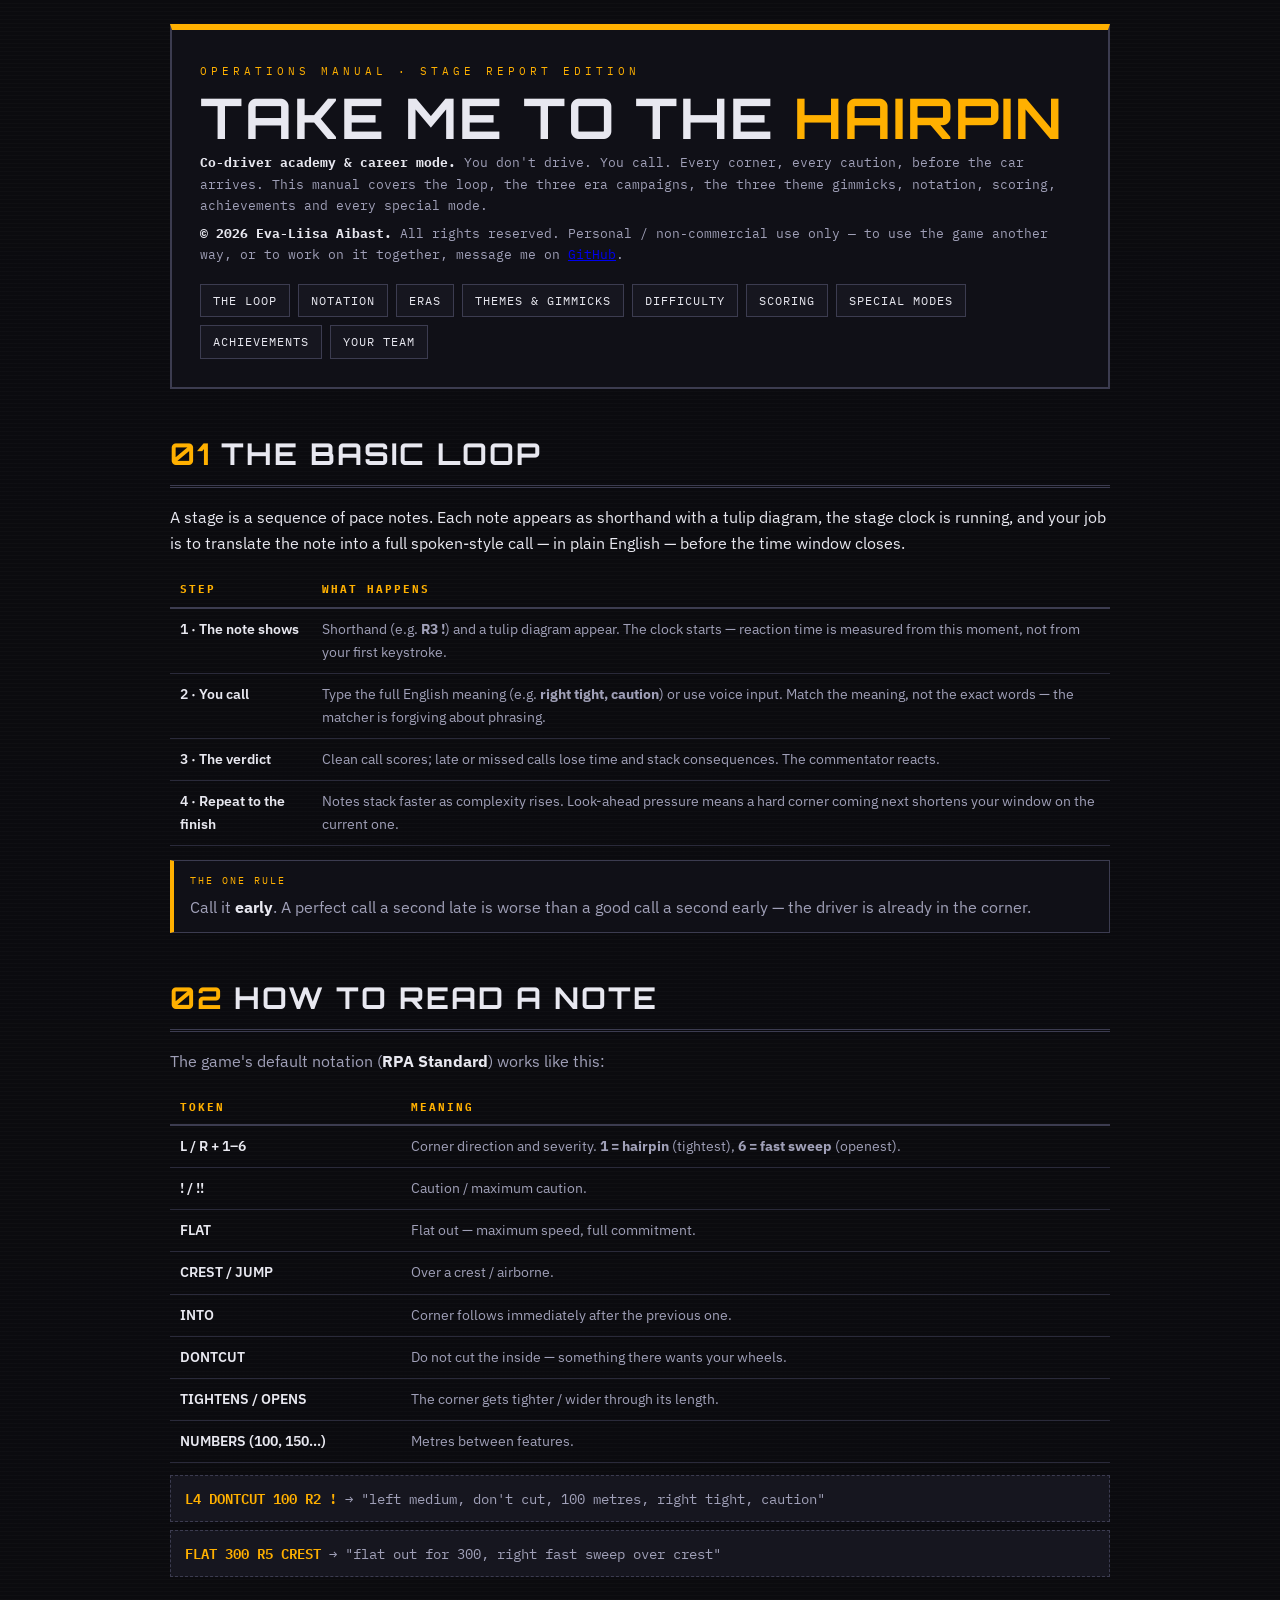
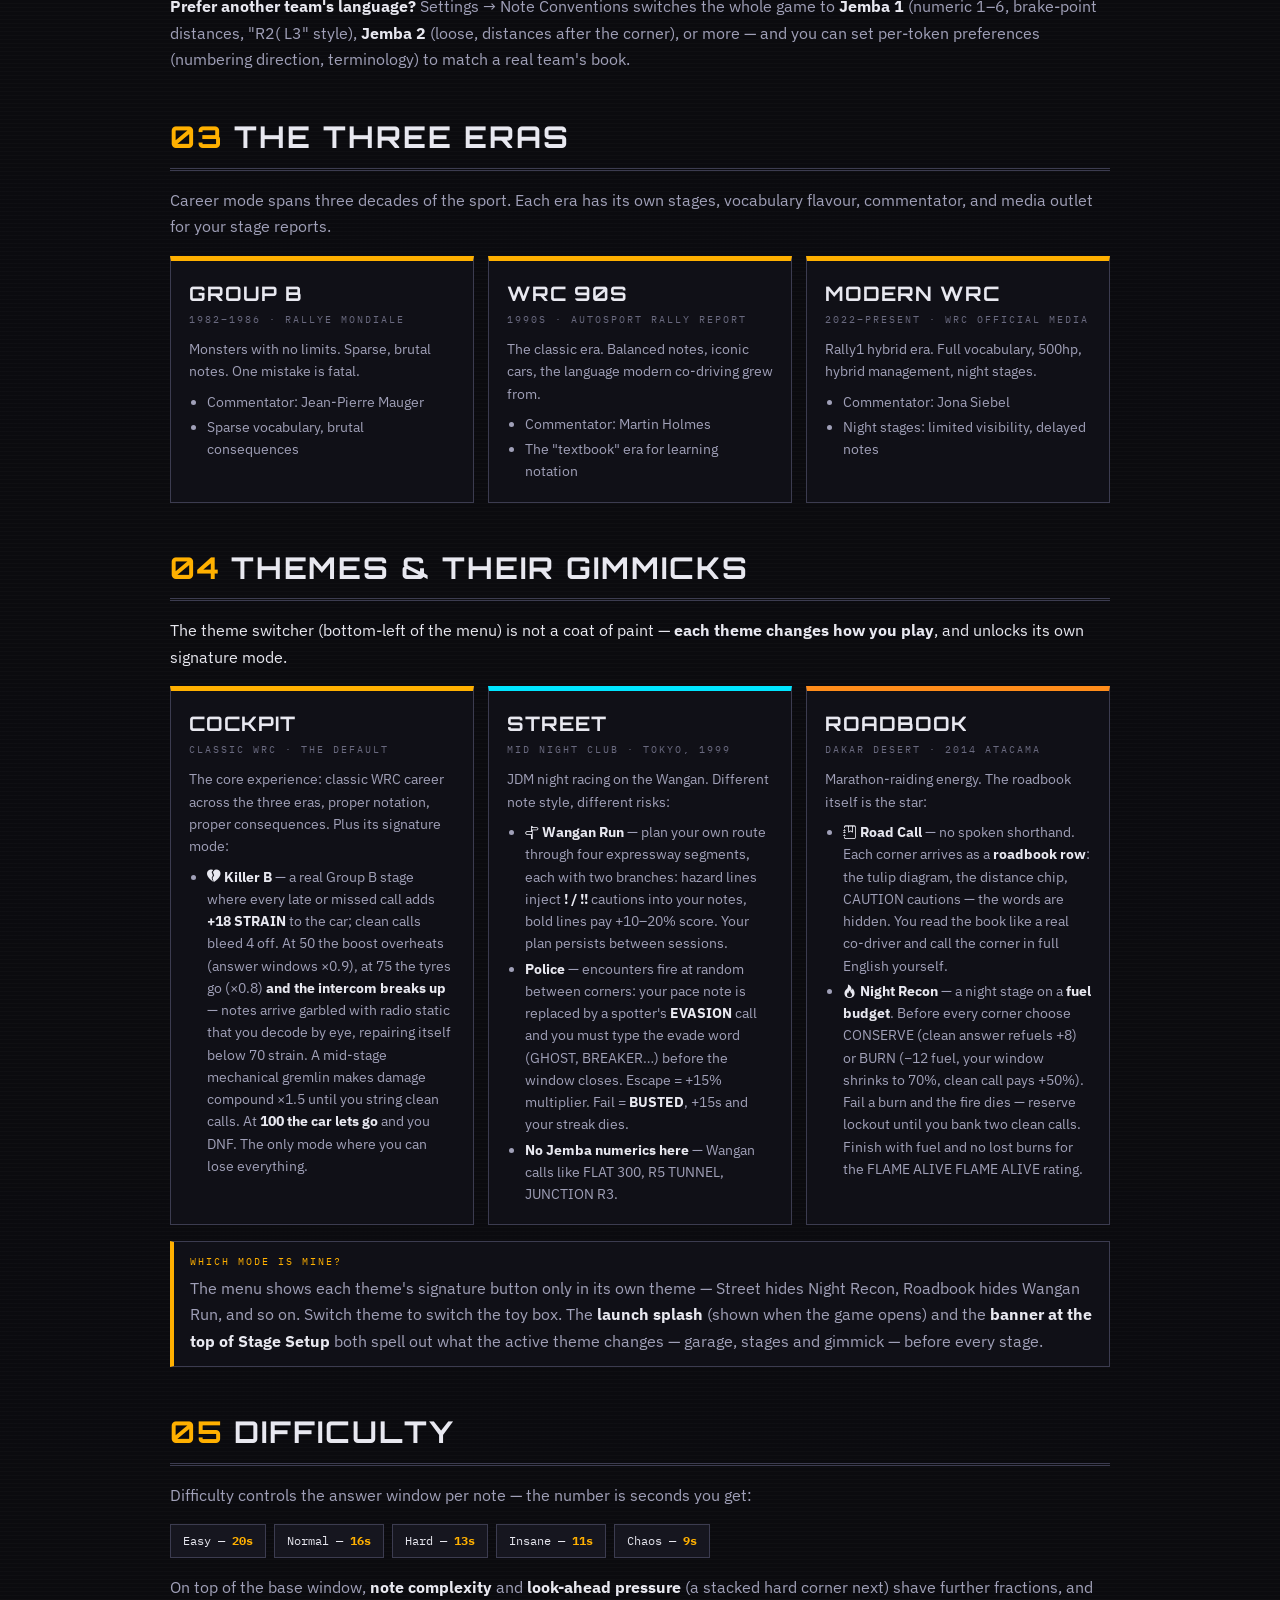
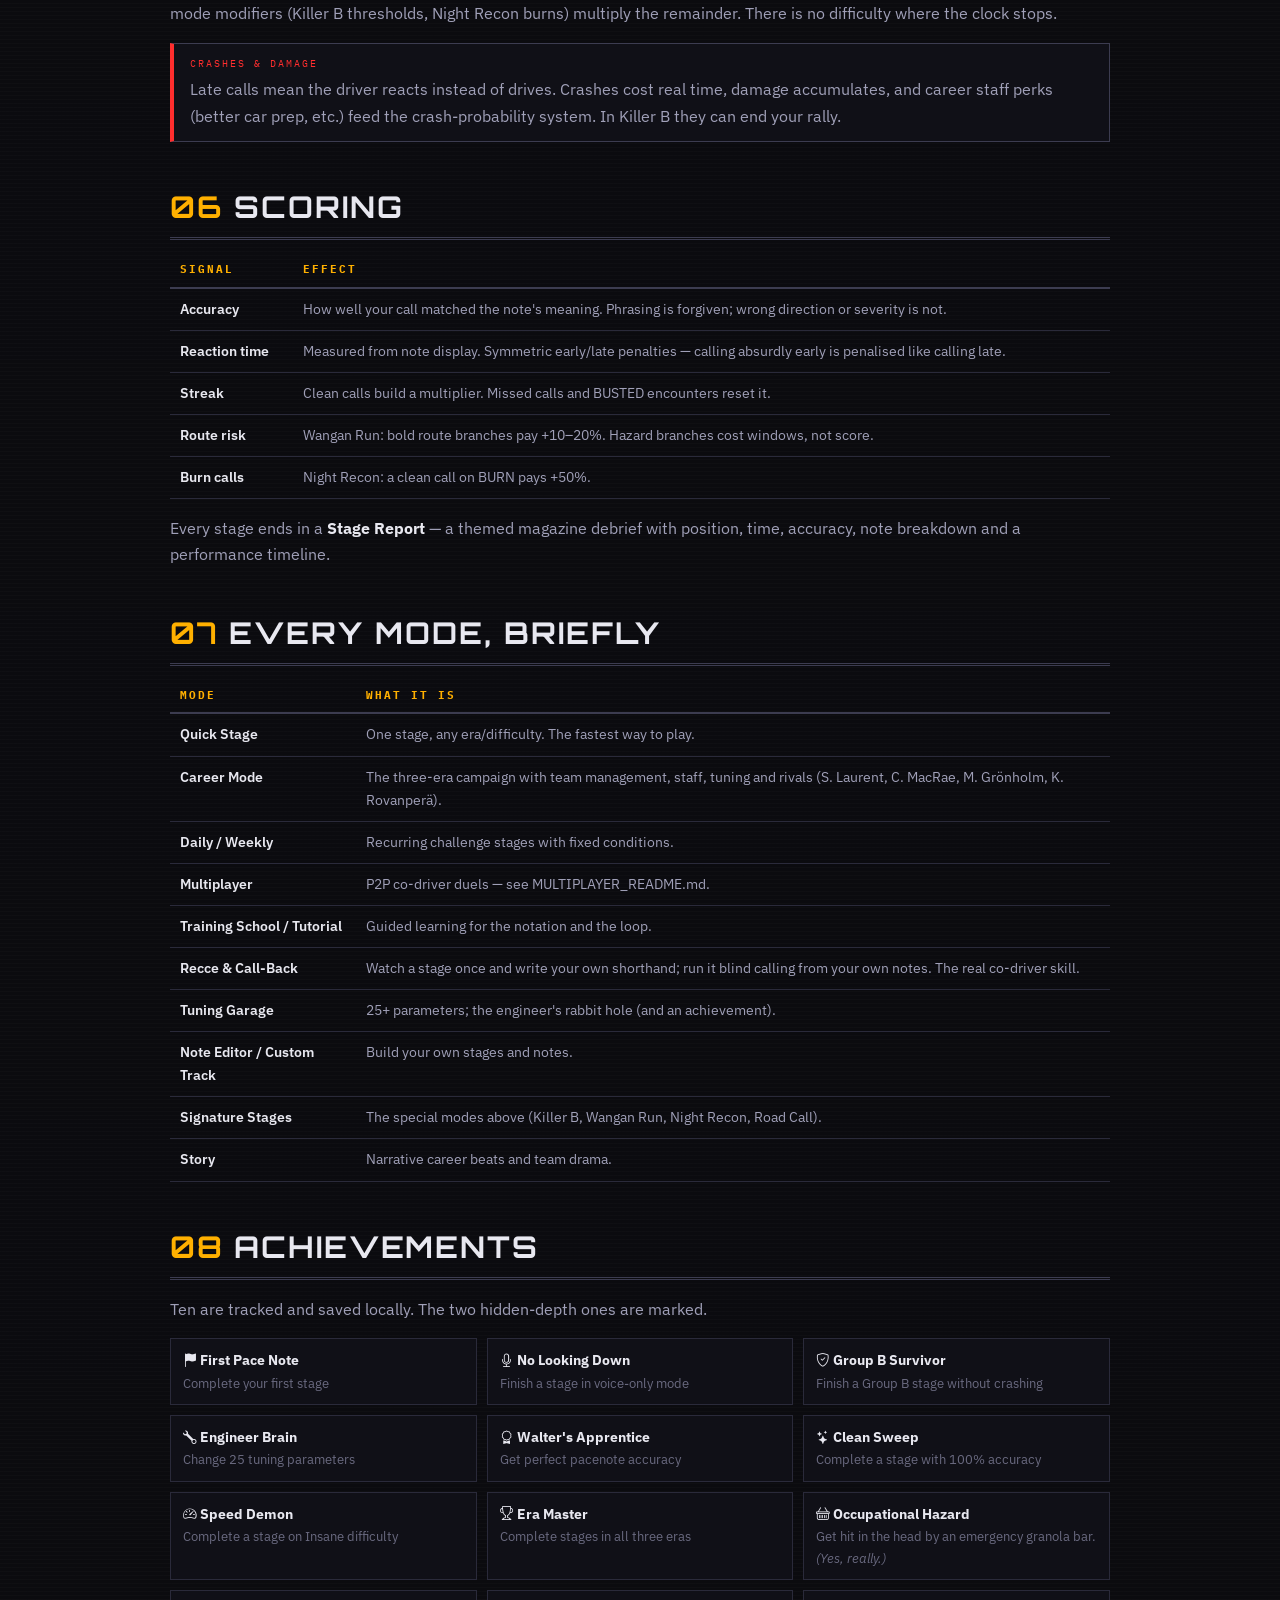
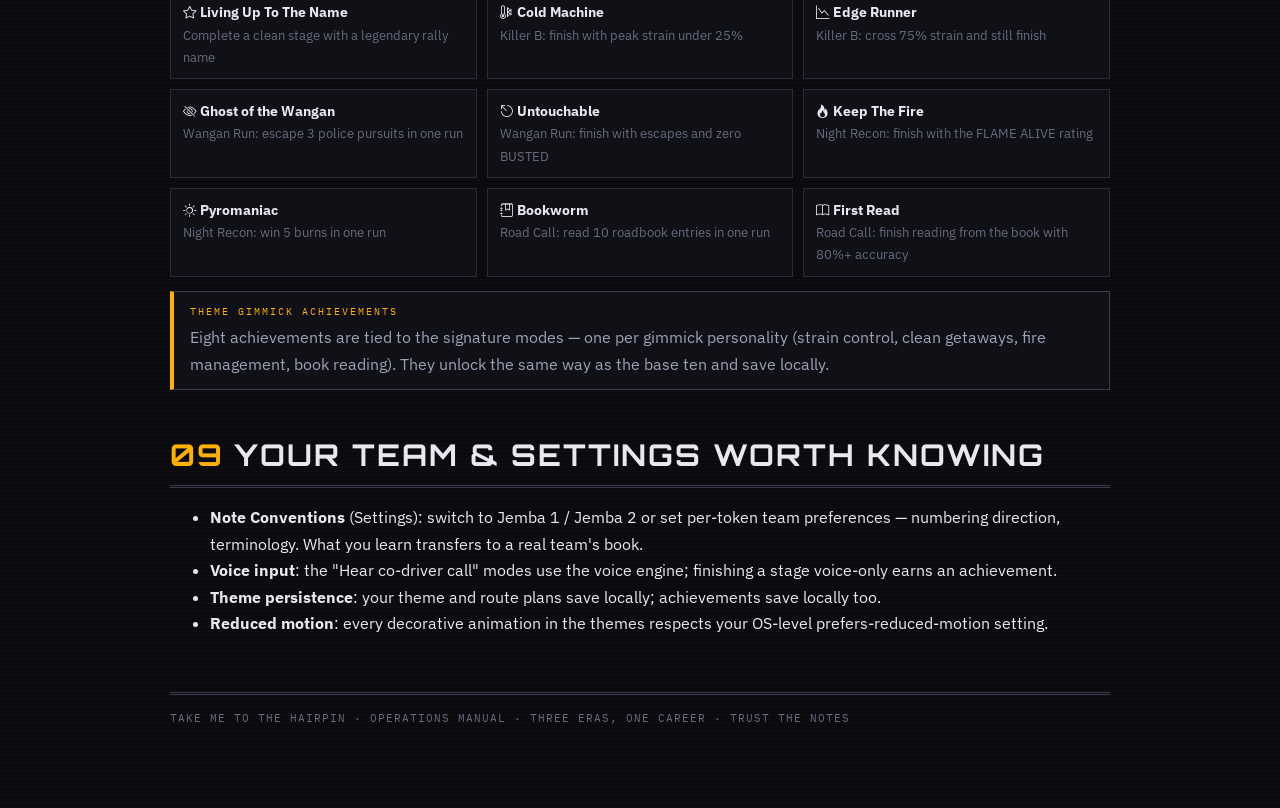
<file: manual.html>
<!doctype html>
<html lang="en">
<head>
<meta charset="utf-8"/>
<meta name="viewport" content="width=device-width, initial-scale=1"/>
<title>Take Me to the Hairpin — Instruction Manual</title>
<link rel="preconnect" href="https://fonts.googleapis.com"/>
<link rel="stylesheet" href="https://cdn.jsdelivr.net/npm/bootstrap-icons@1.13.1/font/bootstrap-icons.min.css"/>
<link rel="stylesheet" href="https://fonts.googleapis.com/css2?family=Bebas+Neue&family=Anton&family=IBM+Plex+Mono:ital,wght@0,400;0,600;1,400&family=IBM+Plex+Sans:ital,wght@0,400;0,600;1,400&family=Playfair+Display:ital,wght@0,700;0,900;1,400;1,700&family=Press+Start+2P&family=VT323&family=Orbitron:wght@700;900&family=Rubik+Mono+One&display=swap"/>
<style>
/* ============================================================================
   MANUAL — one document, three personalities
   The page body carries .theme-* exactly like the game, and each theme
   re-skins the whole manual via the same design tokens the game uses.
   Reads fine with no theme class (fallback defaults).
   ============================================================================ */
:root {
  --bg: #0b0b0f; --surf: #101017; --surf2: #16161f; --brd: #2a2a3a; --brd2: #3c3c50;
  --gold: #ffb000; --red: #ff2e2e; --cyan: #ffd166; --mp-red: #ff2e2e; --mp-yellow: #ffb000;
  --text: #e8e8f0; --text2: #a0a0b8; --text3: #6a6a80;
  --mono: 'IBM Plex Mono', monospace;
}
body.theme-street {
  --bg: #05060e; --surf: #0a0b18; --surf2: #0e1022; --brd: #23264a; --brd2: #36408a;
  --gold: #00e5ff; --red: #ff2ec4; --cyan: #00e5ff; --mp-red: #ff2ec4; --mp-yellow: #ffe600;
  --text: #e8f6ff; --text2: #8ea8c9; --text3: #4d6480;
  --mono: 'VT323', 'IBM Plex Mono', monospace;
}
body.theme-roadbook {
  --bg: #191106; --surf: #221709; --surf2: #2a1d0e; --brd: #4a371e; --brd2: #6d5330;
  --gold: #ff8c1a; --red: #e04430; --cyan: #e8c98f; --mp-red: #e04430; --mp-yellow: #ffb000;
  --text: #f3e6c8; --text2: #b39b72; --text3: #7d6845;
  --mono: 'IBM Plex Mono', monospace;
}
* { box-sizing: border-box; }
html { scroll-behavior: smooth; }
body {
  margin: 0; background: var(--bg); color: var(--text);
  font-family: 'IBM Plex Sans', sans-serif; line-height: 1.65;
  background-image: repeating-linear-gradient(0deg, rgba(128,128,128,.03) 0 1px, transparent 1px 4px);
}
.wrap { max-width: 980px; margin: 0 auto; padding: 24px 20px 80px; }

/* masthead */
.mast { border: 2px solid var(--brd2); border-top: 6px solid var(--gold); background: var(--surf); padding: 26px 28px 20px; margin-bottom: 28px; }
.mast-kicker { font-family: var(--mono); font-size: 11px; letter-spacing: 4px; color: var(--gold); text-transform: uppercase; }
h1 { font-family: 'Anton', 'Bebas Neue', sans-serif; font-size: clamp(34px, 6vw, 56px); line-height: 1; margin: 8px 0 6px; letter-spacing: 2px; text-transform: uppercase; }
h1 em { color: var(--gold); font-style: normal; }
.mast-sub { color: var(--text2); font-family: var(--mono); font-size: 13px; }
.mast-sub b { color: var(--text); }

/* TOC */
.toc { display: flex; flex-wrap: wrap; gap: 8px; margin: 18px 0 8px; }
.toc a {
  font-family: var(--mono); font-size: 12px; letter-spacing: 1px; text-transform: uppercase;
  color: var(--text); text-decoration: none; border: 1px solid var(--brd2);
  background: var(--surf2); padding: 6px 12px;
}
.toc a:hover { border-color: var(--gold); color: var(--gold); }

/* sections */
section { margin: 40px 0; }
h2 {
  font-family: 'Bebas Neue', 'Anton', sans-serif; font-size: 30px; letter-spacing: 2px;
  margin: 0 0 4px; padding-bottom: 6px; border-bottom: 3px double var(--brd2); text-transform: uppercase;
}
h2 .no { color: var(--gold); margin-right: 10px; }
h3 { font-family: var(--mono); font-size: 14px; letter-spacing: 2px; text-transform: uppercase; color: var(--gold); margin: 26px 0 8px; }
p { color: var(--text2); }
p b, li b { color: var(--text); }
.lead { font-size: 16px; color: var(--text); }

/* callouts */
.callout { border: 1px solid var(--brd2); border-left: 4px solid var(--gold); background: var(--surf); padding: 12px 16px; margin: 14px 0; }
.callout p { margin: 0; }
.callout.warn { border-left-color: var(--red); }
.callout .tag { font-family: var(--mono); font-size: 10px; letter-spacing: 2px; color: var(--gold); text-transform: uppercase; display: block; margin-bottom: 4px; }
.callout.warn .tag { color: var(--red); }

/* tables */
table { width: 100%; border-collapse: collapse; margin: 12px 0; font-size: 14px; }
th { font-family: var(--mono); font-size: 11px; letter-spacing: 2px; text-transform: uppercase; color: var(--gold); text-align: left; border-bottom: 2px solid var(--brd2); padding: 8px 10px; }
td { border-bottom: 1px solid var(--brd); padding: 9px 10px; vertical-align: top; color: var(--text2); }
td:first-child { color: var(--text); font-weight: 600; }
tr:hover td { background: rgba(128,128,128,.05); }

/* theme trio cards */
.trio { display: grid; grid-template-columns: repeat(auto-fit, minmax(260px, 1fr)); gap: 14px; margin: 16px 0; }
.tcard { border: 1px solid var(--brd2); border-top: 5px solid var(--cyan); background: var(--surf); padding: 16px 18px; }
.tcard.cockpit { border-top-color: #ffb000; }
.tcard.street { border-top-color: #00e5ff; }
.tcard.roadbook { border-top-color: #ff8c1a; }
.tcard h4 { margin: 0 0 2px; font-family: 'Anton', 'Bebas Neue', sans-serif; font-size: 20px; letter-spacing: 1px; text-transform: uppercase; }
.tcard .sub { font-family: var(--mono); font-size: 10px; letter-spacing: 2px; text-transform: uppercase; color: var(--text3); display: block; margin-bottom: 10px; }
.tcard p { font-size: 13.5px; margin: 0 0 8px; }
.tcard ul { margin: 0; padding-left: 18px; color: var(--text2); font-size: 13.5px; }
.tcard li { margin: 3px 0; }

/* notation examples */
.note-ex {
  font-family: 'IBM Plex Mono', monospace; font-size: 14px; color: var(--text);
  border: 1px dashed var(--brd2); background: var(--surf2); padding: 10px 14px; margin: 8px 0;
}
.note-ex .raw { color: var(--gold); font-weight: 600; }
.note-ex .mean { color: var(--text2); }

/* achievements grid */
.ach { display: grid; grid-template-columns: repeat(auto-fill, minmax(280px, 1fr)); gap: 10px; margin: 14px 0; }
.ach .a { border: 1px solid var(--brd); background: var(--surf); padding: 10px 12px; font-size: 13.5px; }
.ach .a b { display: block; }
.ach .a span { color: var(--text3); font-size: 12.5px; }

/* difficulty chips */
.diffs { display: flex; flex-wrap: wrap; gap: 8px; margin: 12px 0; }
.diffs .d { font-family: var(--mono); font-size: 12px; border: 1px solid var(--brd2); background: var(--surf2); padding: 6px 12px; }
.diffs .d b { color: var(--gold); }

footer { margin-top: 56px; border-top: 3px double var(--brd2); padding-top: 14px; color: var(--text3); font-family: var(--mono); font-size: 11px; letter-spacing: 1px; }
/* theme display faces: Cockpit = Orbitron, Roadbook = Rubik Mono One, Street keeps Anton */
body.theme-roadbook h1, body.theme-roadbook h2, body.theme-roadbook .tcard h4 { font-family: 'Rubik Mono One', 'Bebas Neue', sans-serif; font-weight: 400; }
body:not(.theme-street):not(.theme-roadbook) h1, body:not(.theme-street):not(.theme-roadbook) h2, body:not(.theme-street):not(.theme-roadbook) .tcard h4 { font-family: 'Orbitron', 'Bebas Neue', sans-serif; }
@media (max-width: 640px) { .wrap { padding: 14px 12px 60px; } .mast { padding: 18px 16px 14px; } }
</style>
</head>
<body>
<div class="wrap">

<div class="mast">
  <span class="mast-kicker">Operations Manual · Stage Report Edition</span>
  <h1>TAKE ME TO THE <em>HAIRPIN</em></h1>
  <div class="mast-sub"><b>Co-driver academy &amp; career mode.</b> You don't drive. You call. Every corner, every caution, before the car arrives. This manual covers the loop, the three era campaigns, the three theme gimmicks, notation, scoring, achievements and every special mode.</div>
  <div class="mast-sub" style="margin-top:6px"><b>© 2026 Eva-Liisa Aibast.</b> All rights reserved. Personal / non-commercial use only — to use the game another way, or to work on it together, message me on <a href="https://github.com/EvaLiisaAibast?tab=repositories" target="_blank" rel="noopener">GitHub</a>.</div>
  <div class="toc">
    <a href="#loop">The Loop</a>
    <a href="#notation">Notation</a>
    <a href="#eras">Eras</a>
    <a href="#themes">Themes &amp; Gimmicks</a>
    <a href="#difficulty">Difficulty</a>
    <a href="#scoring">Scoring</a>
    <a href="#modes">Special Modes</a>
    <a href="#achievements">Achievements</a>
    <a href="#team">Your Team</a>
  </div>
</div>

<!-- ================================================================ -->
<section id="loop">
  <h2><span class="no">01</span>The Basic Loop</h2>
  <p class="lead">A stage is a sequence of pace notes. Each note appears as shorthand with a tulip diagram, the stage clock is running, and your job is to translate the note into a full spoken-style call — in plain English — before the time window closes.</p>
  <table>
    <tr><th>Step</th><th>What happens</th></tr>
    <tr><td>1 · The note shows</td><td>Shorthand (e.g. <b>R3 !</b>) and a tulip diagram appear. The clock starts — reaction time is measured from this moment, not from your first keystroke.</td></tr>
    <tr><td>2 · You call</td><td>Type the full English meaning (e.g. <b>right tight, caution</b>) or use voice input. Match the meaning, not the exact words — the matcher is forgiving about phrasing.</td></tr>
    <tr><td>3 · The verdict</td><td>Clean call scores; late or missed calls lose time and stack consequences. The commentator reacts.</td></tr>
    <tr><td>4 · Repeat to the finish</td><td>Notes stack faster as complexity rises. Look-ahead pressure means a hard corner coming next shortens your window on the current one.</td></tr>
  </table>
  <div class="callout"><span class="tag">The one rule</span><p>Call it <b>early</b>. A perfect call a second late is worse than a good call a second early — the driver is already in the corner.</p></div>
</section>

<!-- ================================================================ -->
<section id="notation">
  <h2><span class="no">02</span>How To Read A Note</h2>
  <p>The game's default notation (<b>RPA Standard</b>) works like this:</p>
  <table>
    <tr><th>Token</th><th>Meaning</th></tr>
    <tr><td>L / R + 1–6</td><td>Corner direction and severity. <b>1 = hairpin</b> (tightest), <b>6 = fast sweep</b> (openest).</td></tr>
    <tr><td>! / !!</td><td>Caution / maximum caution.</td></tr>
    <tr><td>FLAT</td><td>Flat out — maximum speed, full commitment.</td></tr>
    <tr><td>CREST / JUMP</td><td>Over a crest / airborne.</td></tr>
    <tr><td>INTO</td><td>Corner follows immediately after the previous one.</td></tr>
    <tr><td>DONTCUT</td><td>Do not cut the inside — something there wants your wheels.</td></tr>
    <tr><td>TIGHTENS / OPENS</td><td>The corner gets tighter / wider through its length.</td></tr>
    <tr><td>NUMBERS (100, 150…)</td><td>Metres between features.</td></tr>
  </table>
  <div class="note-ex"><span class="raw">L4 DONTCUT 100 R2 !</span> <span class="mean">→ "left medium, don't cut, 100 metres, right tight, caution"</span></div>
  <div class="note-ex"><span class="raw">FLAT 300 R5 CREST</span> <span class="mean">→ "flat out for 300, right fast sweep over crest"</span></div>
  <p><b>Prefer another team's language?</b> Settings → Note Conventions switches the whole game to <b>Jemba 1</b> (numeric 1–6, brake-point distances, "R2( L3" style), <b>Jemba 2</b> (loose, distances after the corner), or more — and you can set per-token preferences (numbering direction, terminology) to match a real team's book.</p>
</section>

<!-- ================================================================ -->
<section id="eras">
  <h2><span class="no">03</span>The Three Eras</h2>
  <p>Career mode spans three decades of the sport. Each era has its own stages, vocabulary flavour, commentator, and media outlet for your stage reports.</p>
  <div class="trio">
    <div class="tcard cockpit">
      <h4>Group B</h4><span class="sub">1982–1986 · Rallye Mondiale</span>
      <p>Monsters with no limits. Sparse, brutal notes. One mistake is fatal.</p>
      <ul><li>Commentator: Jean-Pierre Mauger</li><li>Sparse vocabulary, brutal consequences</li></ul>
    </div>
    <div class="tcard cockpit">
      <h4>WRC 90s</h4><span class="sub">1990s · Autosport Rally Report</span>
      <p>The classic era. Balanced notes, iconic cars, the language modern co-driving grew from.</p>
      <ul><li>Commentator: Martin Holmes</li><li>The "textbook" era for learning notation</li></ul>
    </div>
    <div class="tcard cockpit">
      <h4>Modern WRC</h4><span class="sub">2022–present · WRC Official Media</span>
      <p>Rally1 hybrid era. Full vocabulary, 500hp, hybrid management, night stages.</p>
      <ul><li>Commentator: Jona Siebel</li><li>Night stages: limited visibility, delayed notes</li></ul>
    </div>
  </div>
</section>

<!-- ================================================================ -->
<section id="themes">
  <h2><span class="no">04</span>Themes &amp; Their Gimmicks</h2>
  <p class="lead">The theme switcher (bottom-left of the menu) is not a coat of paint — <b>each theme changes how you play</b>, and unlocks its own signature mode.</p>
  <div class="trio">
    <div class="tcard cockpit">
      <h4>Cockpit</h4><span class="sub">Classic WRC · the default</span>
      <p>The core experience: classic WRC career across the three eras, proper notation, proper consequences. Plus its signature mode:</p>
      <ul>
        <li><b><i class="bi bi-heartbreak-fill"></i> Killer B</b> — a real Group B stage where every late or missed call adds <b>+18 STRAIN</b> to the car; clean calls bleed 4 off. At 50 the boost overheats (answer windows ×0.9), at 75 the tyres go (×0.8) <b>and the intercom breaks up</b> — notes arrive garbled with radio static that you decode by eye, repairing itself below 70 strain. A mid-stage mechanical gremlin makes damage compound ×1.5 until you string clean calls. At <b>100 the car lets go</b> and you DNF. The only mode where you can lose everything.</li>
      </ul>
    </div>
    <div class="tcard street">
      <h4>Street</h4><span class="sub">Mid Night Club · Tokyo, 1999</span>
      <p>JDM night racing on the Wangan. Different note style, different risks:</p>
      <ul>
        <li><b><i class="bi bi-signpost-split"></i> Wangan Run</b> — plan your own route through four expressway segments, each with two branches: hazard lines inject <b>! / !!</b> cautions into your notes, bold lines pay +10–20% score. Your plan persists between sessions.</li>
        <li><b>Police</b> — encounters fire at random between corners: your pace note is replaced by a spotter's <b>EVASION</b> call and you must type the evade word (GHOST, BREAKER…) before the window closes. Escape = +15% multiplier. Fail = <b>BUSTED</b>, +15s and your streak dies.</li>
        <li><b>No Jemba numerics here</b> — Wangan calls like FLAT 300, R5 TUNNEL, JUNCTION R3.</li>
      </ul>
    </div>
    <div class="tcard roadbook">
      <h4>Roadbook</h4><span class="sub">Dakar desert · 2014 Atacama</span>
      <p>Marathon-raiding energy. The roadbook itself is the star:</p>
      <ul>
        <li><b><i class="bi bi-journal-bookmark"></i> Road Call</b> — no spoken shorthand. Each corner arrives as a <b>roadbook row</b>: the tulip diagram, the distance chip, CAUTION cautions — the words are hidden. You read the book like a real co-driver and call the corner in full English yourself.</li>
        <li><b><i class="bi bi-fire"></i> Night Recon</b> — a night stage on a <b>fuel budget</b>. Before every corner choose CONSERVE (clean answer refuels +8) or BURN (−12 fuel, your window shrinks to 70%, clean call pays +50%). Fail a burn and the fire dies — reserve lockout until you bank two clean calls. Finish with fuel and no lost burns for the FLAME ALIVE FLAME ALIVE rating.</li>
      </ul>
    </div>
  </div>
  <div class="callout"><span class="tag">Which mode is mine?</span><p>The menu shows each theme's signature button only in its own theme — Street hides Night Recon, Roadbook hides Wangan Run, and so on. Switch theme to switch the toy box. The <b>launch splash</b> (shown when the game opens) and the <b>banner at the top of Stage Setup</b> both spell out what the active theme changes — garage, stages and gimmick — before every stage.</p></div>
</section>

<!-- ================================================================ -->
<section id="difficulty">
  <h2><span class="no">05</span>Difficulty</h2>
  <p>Difficulty controls the answer window per note — the number is seconds you get:</p>
  <div class="diffs">
    <span class="d">Easy — <b>20s</b></span>
    <span class="d">Normal — <b>16s</b></span>
    <span class="d">Hard — <b>13s</b></span>
    <span class="d">Insane — <b>11s</b></span>
    <span class="d">Chaos — <b>9s</b></span>
  </div>
  <p>On top of the base window, <b>note complexity</b> and <b>look-ahead pressure</b> (a stacked hard corner next) shave further fractions, and mode modifiers (Killer B thresholds, Night Recon burns) multiply the remainder. There is no difficulty where the clock stops.</p>
  <div class="callout warn"><span class="tag">Crashes &amp; damage</span><p>Late calls mean the driver reacts instead of drives. Crashes cost real time, damage accumulates, and career staff perks (better car prep, etc.) feed the crash-probability system. In Killer B they can end your rally.</p></div>
</section>

<!-- ================================================================ -->
<section id="scoring">
  <h2><span class="no">06</span>Scoring</h2>
  <table>
    <tr><th>Signal</th><th>Effect</th></tr>
    <tr><td>Accuracy</td><td>How well your call matched the note's meaning. Phrasing is forgiven; wrong direction or severity is not.</td></tr>
    <tr><td>Reaction time</td><td>Measured from note display. Symmetric early/late penalties — calling absurdly early is penalised like calling late.</td></tr>
    <tr><td>Streak</td><td>Clean calls build a multiplier. Missed calls and BUSTED encounters reset it.</td></tr>
    <tr><td>Route risk</td><td>Wangan Run: bold route branches pay +10–20%. Hazard branches cost windows, not score.</td></tr>
    <tr><td>Burn calls</td><td>Night Recon: a clean call on BURN pays +50%.</td></tr>
  </table>
  <p>Every stage ends in a <b>Stage Report</b> — a themed magazine debrief with position, time, accuracy, note breakdown and a performance timeline.</p>
</section>

<!-- ================================================================ -->
<section id="modes">
  <h2><span class="no">07</span>Every Mode, Briefly</h2>
  <table>
    <tr><th>Mode</th><th>What it is</th></tr>
    <tr><td>Quick Stage</td><td>One stage, any era/difficulty. The fastest way to play.</td></tr>
    <tr><td>Career Mode</td><td>The three-era campaign with team management, staff, tuning and rivals (S. Laurent, C. MacRae, M. Grönholm, K. Rovanperä).</td></tr>
    <tr><td>Daily / Weekly</td><td>Recurring challenge stages with fixed conditions.</td></tr>
    <tr><td>Multiplayer</td><td>P2P co-driver duels — see MULTIPLAYER_README.md.</td></tr>
    <tr><td>Training School / Tutorial</td><td>Guided learning for the notation and the loop.</td></tr>
    <tr><td>Recce &amp; Call-Back</td><td>Watch a stage once and write your own shorthand; run it blind calling from your own notes. The real co-driver skill.</td></tr>
    <tr><td>Tuning Garage</td><td>25+ parameters; the engineer's rabbit hole (and an achievement).</td></tr>
    <tr><td>Note Editor / Custom Track</td><td>Build your own stages and notes.</td></tr>
    <tr><td>Signature Stages</td><td>The special modes above (Killer B, Wangan Run, Night Recon, Road Call).</td></tr>
    <tr><td>Story</td><td>Narrative career beats and team drama.</td></tr>
  </table>
</section>

<!-- ================================================================ -->
<section id="achievements">
  <h2><span class="no">08</span>Achievements</h2>
  <p>Ten are tracked and saved locally. The two hidden-depth ones are marked.</p>
  <div class="ach">
    <div class="a"><b><i class="bi bi-flag-fill"></i> First Pace Note</b><span>Complete your first stage</span></div>
    <div class="a"><b><i class="bi bi-mic"></i> No Looking Down</b><span>Finish a stage in voice-only mode</span></div>
    <div class="a"><b><i class="bi bi-shield-check"></i> Group B Survivor</b><span>Finish a Group B stage without crashing</span></div>
    <div class="a"><b><i class="bi bi-wrench"></i> Engineer Brain</b><span>Change 25 tuning parameters</span></div>
    <div class="a"><b><i class="bi bi-award"></i> Walter's Apprentice</b><span>Get perfect pacenote accuracy</span></div>
    <div class="a"><b><i class="bi bi-stars"></i> Clean Sweep</b><span>Complete a stage with 100% accuracy</span></div>
    <div class="a"><b><i class="bi bi-speedometer2"></i> Speed Demon</b><span>Complete a stage on Insane difficulty</span></div>
    <div class="a"><b><i class="bi bi-trophy"></i> Era Master</b><span>Complete stages in all three eras</span></div>
    <div class="a"><b><i class="bi bi-basket"></i> Occupational Hazard</b><span>Get hit in the head by an emergency granola bar. <i>(Yes, really.)</i></span></div>
    <div class="a"><b><i class="bi bi-star"></i> Living Up To The Name</b><span>Complete a clean stage with a legendary rally name</span></div>
    <div class="a"><b><i class="bi bi-thermometer-snow"></i> Cold Machine</b><span>Killer B: finish with peak strain under 25%</span></div>
    <div class="a"><b><i class="bi bi-graph-down"></i> Edge Runner</b><span>Killer B: cross 75% strain and still finish</span></div>
    <div class="a"><b><i class="bi bi-eye-slash"></i> Ghost of the Wangan</b><span>Wangan Run: escape 3 police pursuits in one run</span></div>
    <div class="a"><b><i class="bi bi-escape"></i> Untouchable</b><span>Wangan Run: finish with escapes and zero BUSTED</span></div>
    <div class="a"><b><i class="bi bi-fire"></i> Keep The Fire</b><span>Night Recon: finish with the FLAME ALIVE rating</span></div>
    <div class="a"><b><i class="bi bi-brightness-high"></i> Pyromaniac</b><span>Night Recon: win 5 burns in one run</span></div>
    <div class="a"><b><i class="bi bi-journal-bookmark"></i> Bookworm</b><span>Road Call: read 10 roadbook entries in one run</span></div>
    <div class="a"><b><i class="bi bi-book"></i> First Read</b><span>Road Call: finish reading from the book with 80%+ accuracy</span></div>
  </div>
  <div class="callout"><span class="tag">Theme gimmick achievements</span><p>Eight achievements are tied to the signature modes — one per gimmick personality (strain control, clean getaways, fire management, book reading). They unlock the same way as the base ten and save locally.</p></div>
</section>

<!-- ================================================================ -->
<section id="team">
  <h2><span class="no">09</span>Your Team &amp; Settings Worth Knowing</h2>
  <ul>
    <li><b>Note Conventions</b> (Settings): switch to Jemba 1 / Jemba 2 or set per-token team preferences — numbering direction, terminology. What you learn transfers to a real team's book.</li>
    <li><b>Voice input</b>: the "Hear co-driver call" modes use the voice engine; finishing a stage voice-only earns an achievement.</li>
    <li><b>Theme persistence</b>: your theme and route plans save locally; achievements save locally too.</li>
    <li><b>Reduced motion</b>: every decorative animation in the themes respects your OS-level prefers-reduced-motion setting.</li>
  </ul>
</section>

<footer>TAKE ME TO THE HAIRPIN · OPERATIONS MANUAL · THREE ERAS, ONE CAREER · TRUST THE NOTES</footer>
</div>
<script>
/* the manual wears whichever theme the game saved */
try { var t = localStorage.getItem('rpa.theme'); if (t) document.body.className = t; } catch (e) {}
</script>
</body>
</html>
</file>
